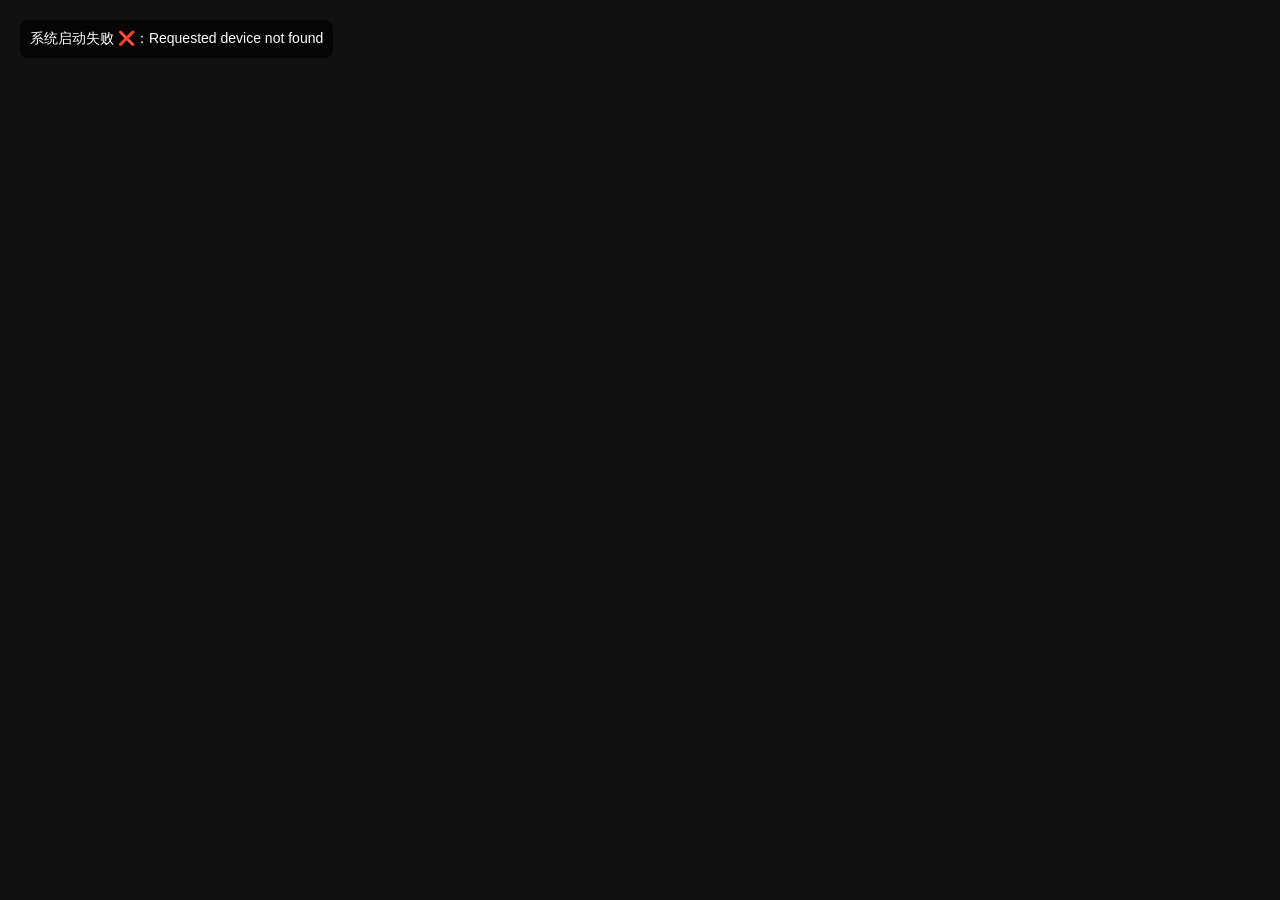
<file: emotion-testv2/emotion-test/index.html>
<!DOCTYPE html>
<html lang="en">
<head>
<meta charset="UTF-8">
<title>AI Attention Tutor</title>

<script src="lib/face_mesh.js"></script>
<script src="lib/camera_utils.js"></script>
<script src="lib/drawing_utils.js"></script>
<script src="lib/face-api.min.js"></script>

<style>
  body {
    margin: 0;
    background: #111;
    display: flex;
    justify-content: center;
    align-items: center;
    height: 100vh;
    font-family: Arial, sans-serif;
  }

  #container {
    position: relative;
    width: 640px;
    height: 480px;
  }

  video {
    position: absolute;
    top: 0;
    left: 0;
    width: 640px;
    height: 480px;
    transform: scaleX(-1); /* 镜像效果 */
  }

  canvas {
    position: absolute;
    top: 0;
    left: 0;
    width: 640px;
    height: 480px;
  }

  #statusBox {
    position: fixed;
    top: 20px;
    left: 20px;
    background: rgba(0,0,0,0.7);
    color: white;
    padding: 10px;
    border-radius: 8px;
    font-size: 14px;
  }
</style>
</head>
<body>

<div id="container">
  <video id="video" autoplay muted playsinline width="640" height="480"></video>
  <canvas id="canvas" width="640" height="480"></canvas>
</div>

<div id="statusBox">
  Loading AI Tutor...
</div>

<!-- 主脚本 -->
<script src="script.js"></script>

</body>
</html>
</file>
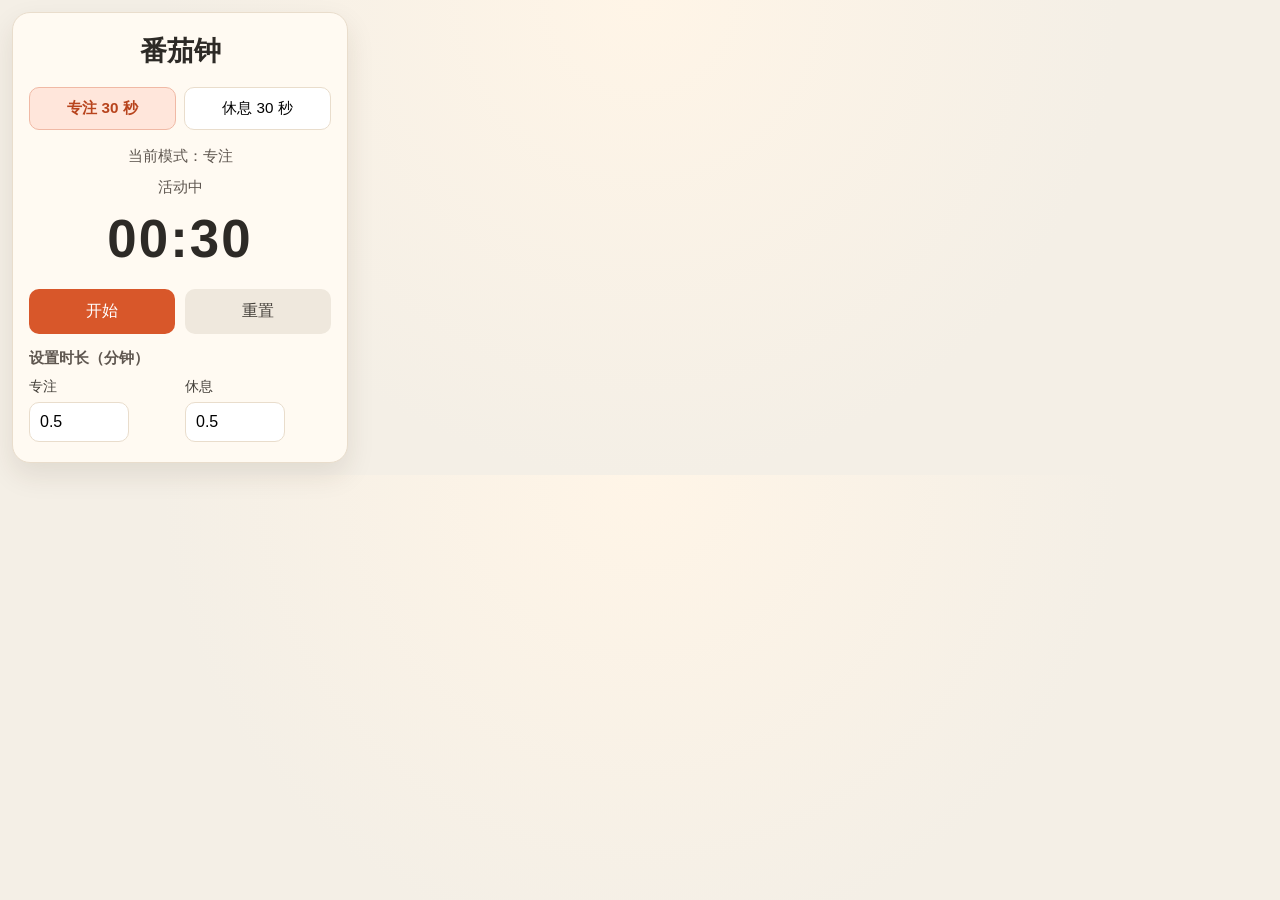
<file: 番茄钟v2/番茄钟/番茄钟/index.html>
<!doctype html>
<html lang="zh-CN">
  <head>
    <meta charset="UTF-8" />
    <meta name="viewport" content="width=device-width, initial-scale=1.0" />
    <title>番茄钟插件</title>
    <link rel="stylesheet" href="./style.css" />
  </head>
  <body>
    <main class="app">
      <h1>番茄钟</h1>

      <!-- 模式切换 -->
      <section class="mode-switch" aria-label="模式切换">
        <button id="workBtn" class="mode-btn active" type="button">
          专注 30 秒
        </button>
        <button id="breakBtn" class="mode-btn" type="button">
          休息 30 秒
        </button>
      </section>

      <!-- 状态显示 -->
      <p id="statusText" class="status">当前模式：专注</p>
      <p id="idleText" class="status">活动中</p>
      <p id="timer" class="timer" aria-live="polite">00:30</p>

      <!-- 控制按钮 -->
      <section class="controls" aria-label="计时控制">
        <button id="startPauseBtn" type="button">开始</button>
        <button id="resetBtn" type="button" class="secondary">重置</button>
      </section>

      <!-- 时长设置 -->
      <section class="settings" aria-label="时长设置">
        <h2 class="settings-title">设置时长（分钟）</h2>
        <div class="settings-grid">
          <label class="settings-label">
            专注
            <input
              id="workMinutesInput"
              type="number"
              min="0.1"
              step="0.5"
              value="0.5"
              style="width: 100px; padding: 10px;"
            />
          </label>

          <label class="settings-label">
            休息
            <input
              id="breakMinutesInput"
              type="number"
              min="0.1"
              step="0.5"
              value="0.5"
              style="width: 100px; padding: 10px;"
            />
          </label>
        </div>
      </section>
    </main>

    <script src="./script.js"></script>
  </body>
</html>
</file>
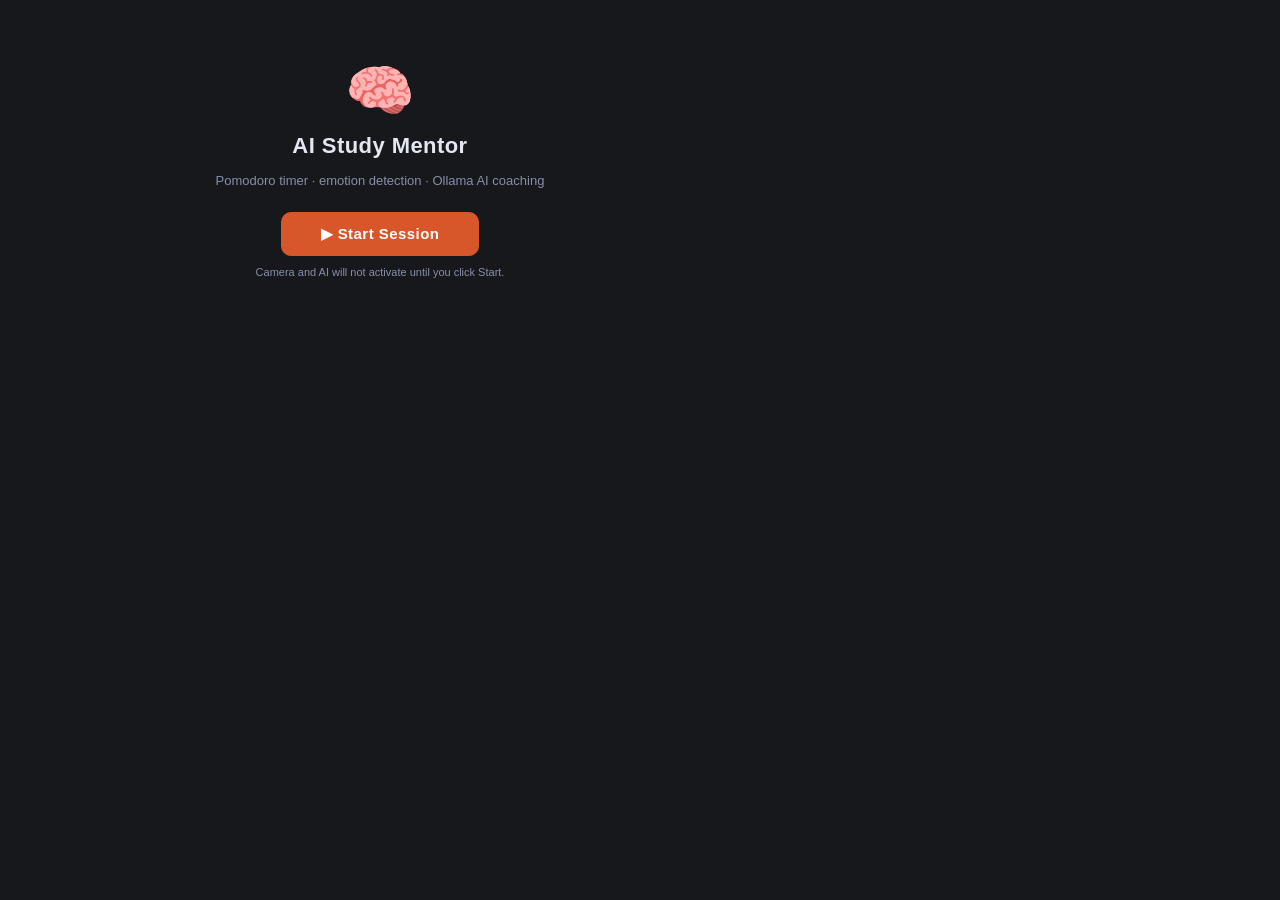
<file: ai-study-mentorv2/ai-study-mentor/popup.html>
<!DOCTYPE html>
<html lang="en">
<head>
  <meta charset="UTF-8">
  <meta name="viewport" content="width=device-width, initial-scale=1.0">
  <title>AI Study Mentor</title>

  <!-- MediaPipe & face-api (local copies) -->
  <script src="lib/face_mesh.js"></script>
  <script src="lib/camera_utils.js"></script>
  <script src="lib/drawing_utils.js"></script>
  <script src="lib/face-api.min.js"></script>

  <link rel="stylesheet" href="popup.css">
</head>
<body>

<!-- ── Toast Container ── -->
<div id="toastContainer"></div>

<!-- ══════════════════════════════════
     START SCREEN (shown before launch)
══════════════════════════════════ -->
<div id="startScreen">
  <div class="start-logo">🧠</div>
  <h1 class="start-title">AI Study Mentor</h1>
  <p class="start-sub">Pomodoro timer · emotion detection · Ollama AI coaching</p>
  <button id="launchBtn" class="launch-btn" type="button">▶ Start Session</button>
  <p class="start-hint">Camera and AI will not activate until you click Start.</p>
</div>

<div class="shell" id="mainShell" style="display:none;">

  <!-- ══════════════════════════════════
       TOP BAR
  ══════════════════════════════════ -->
  <header class="topbar">
    <div class="topbar-left">
      <span class="logo">🧠 AI Study Mentor</span>
    </div>
    <div class="topbar-right">
      <span class="ollama-badge" id="ollamaBadge" title="Ollama connection status">
        <span class="badge-dot" id="badgeDot"></span>
        <span id="badgeLabel">Ollama</span>
      </span>
      <button class="icon-btn" id="settingsToggle" title="Ollama settings">⚙</button>
    </div>
  </header>

  <!-- ══════════════════════════════════
       MAIN 2-COLUMN AREA
  ══════════════════════════════════ -->
  <div class="main-grid">

    <!-- ── Left: Camera Panel ── -->
    <section class="camera-panel panel">
      <div class="panel-title">Live Detection</div>

      <div class="camera-wrap" id="cameraWrap">
        <video id="video" autoplay muted playsinline width="480" height="360"></video>
        <canvas id="canvas" width="480" height="360"></canvas>
        <div class="cam-overlay-msg" id="camMsg">Starting camera…</div>
      </div>

      <!-- Status chips -->
      <div class="chips">
        <span class="chip emotion-chip" id="emotionChip">😐 neutral</span>
        <span class="chip attn-chip focused" id="attentionChip">👁 focused</span>
      </div>

      <!-- Model loading progress -->
      <div class="model-status" id="modelStatus" style="display:none;">
        <div class="model-step" id="stepDetector">
          <span class="step-icon" id="iconDetector">⏳</span>
          <span>Tiny Face Detector</span>
        </div>
        <div class="model-step" id="stepExpression">
          <span class="step-icon" id="iconExpression">⏳</span>
          <span>Face Expression Net</span>
        </div>
      </div>

      <div class="status-line" id="statusLine">Initialising…</div>

      <!-- Tab-switch counter -->
      <div class="stat-row">
        <span class="stat-label">Tab switches</span>
        <span class="stat-val" id="tabCount">0</span>
        <span class="stat-label" style="margin-left:14px;">Blink rate</span>
        <span class="stat-val" id="blinkRateVal">—</span>
      </div>
    </section>

    <!-- ── Right: Timer Panel ── -->
    <section class="timer-panel panel">
      <div class="panel-title">Pomodoro Timer</div>

      <!-- Mental state badge -->
      <div id="mentalStateBox" class="mental-state focused">
        <span id="mentalIcon">😊</span>
        <span id="mentalLabel">focused</span>
      </div>

      <!-- Mode switch -->
      <div class="mode-switch">
        <button id="workBtn" class="mode-btn active" type="button">Focus 25 min</button>
        <button id="breakBtn" class="mode-btn" type="button">Break 5 min</button>
      </div>

      <p id="statusText" class="timer-status">Mode: Focus</p>
      <p id="idleText" class="timer-idle">Active</p>

      <p id="timer" class="timer-display" aria-live="polite">25:00</p>

      <div class="controls">
        <button id="startPauseBtn" type="button">Start</button>
        <button id="resetBtn" type="button" class="secondary">Reset</button>
      </div>

      <!-- Duration settings -->
      <div class="settings">
        <div class="settings-title">Duration (minutes)</div>
        <div class="settings-grid">
          <label class="settings-label">
            Focus
            <input id="workMinutesInput" type="number" min="0.1" step="0.5" value="25">
          </label>
          <label class="settings-label">
            Break
            <input id="breakMinutesInput" type="number" min="0.1" step="0.5" value="5">
          </label>
        </div>
      </div>
    </section>
  </div><!-- /.main-grid -->

  <!-- ══════════════════════════════════
       AI PANELS ROW
  ══════════════════════════════════ -->
  <div class="ai-row">

    <div class="ai-card advice-card">
      <div class="ai-card-title">
        <span>💡 AI Advice</span>
        <span class="ai-loading" id="adviceLoading" style="display:none">…</span>
      </div>
      <div class="ai-card-body" id="adviceBox">Waiting for AI analysis…</div>
    </div>

    <div class="ai-card predict-card">
      <div class="ai-card-title">
        <span>📈 Prediction</span>
        <span class="ai-loading" id="predLoading" style="display:none">…</span>
      </div>
      <div class="ai-card-body" id="predictionBox">Emotion trend will appear here…</div>
    </div>

    <div class="ai-card raw-card">
      <div class="ai-card-title">🔥 Raw AI Response</div>
      <div class="ai-card-body mono" id="aiRawResponseBox">Awaiting request…</div>
    </div>

  </div><!-- /.ai-row -->

  <!-- ══════════════════════════════════
       ANALYTICS + LOG ROW
  ══════════════════════════════════ -->
  <div class="bottom-row">

    <div class="ai-card analytics-card">
      <div class="ai-card-title">
        <span>📋 Analytics &amp; Advice</span>
        <span class="ai-loading" id="analyticsLoading" style="display:none">…</span>
      </div>
      <div class="ai-card-body scrollable" id="analyticsBox">Personalized advice will appear here…</div>
    </div>

    <div class="ai-card log-card">
      <div class="ai-card-title">🗒 AI Work Log</div>
      <div class="ai-card-body scrollable mono" id="aiLogBox">AI log (live updates):<br></div>
    </div>

  </div><!-- /.bottom-row -->

  <!-- ══════════════════════════════════
       OLLAMA SETTINGS (collapsible)
  ══════════════════════════════════ -->
  <div class="settings-panel" id="settingsPanel" style="display:none;">
    <div class="settings-panel-title">Ollama Configuration</div>
    <div class="ollama-grid">
      <label class="settings-label">
        Host
        <input id="ollamaHost" type="text" value="127.0.0.1" placeholder="127.0.0.1">
      </label>
      <label class="settings-label">
        Port
        <input id="ollamaPort" type="number" value="11434" placeholder="11434">
      </label>
      <label class="settings-label">
        Model
        <input id="ollamaModel" type="text" value="gemma3:4b" placeholder="gemma3:4b">
      </label>
      <div style="display:flex;align-items:flex-end;gap:6px;">
        <button id="testOllamaBtn" class="secondary" type="button">Test</button>
        <button id="saveOllamaBtn" type="button">Save</button>
      </div>
    </div>
    <p class="ollama-hint" id="ollamaTestResult">Enter your Ollama host/port/model and click Test.</p>
  </div>

</div><!-- /.shell -->

<script src="popup.js"></script>
</body>
</html>
</file>
<file: 番茄钟v2/番茄钟/番茄钟/style.css>
:root {
  --bg: #f4efe6;
  --card: #fffaf2;
  --text: #2d2a26;
  --accent: #d8572a;
  --accent-strong: #b8441d;
  --border: #e9ddcc;
}

* {
  box-sizing: border-box;
}

body {
  margin: 0;
  font-family: "PingFang SC", "Hiragino Sans GB", "Microsoft YaHei", sans-serif;
  background: radial-gradient(circle at top, #fff5e7 0%, var(--bg) 60%);
  color: var(--text);
  width: 360px;
  padding: 12px;
}

.app {
  width: 100%;
  background: var(--card);
  border: 1px solid var(--border);
  border-radius: 18px;
  box-shadow: 0 12px 28px rgba(60, 40, 20, 0.1);
  padding: 20px 16px;
  text-align: center;
}

h1 {
  margin: 0 0 18px;
  font-size: 1.7rem;
}

.mode-switch {
  display: grid;
  grid-template-columns: 1fr 1fr;
  gap: 8px;
  margin-bottom: 16px;
}

.mode-btn {
  border: 1px solid var(--border);
  background: #fff;
  border-radius: 10px;
  padding: 10px 8px;
  font-size: 0.95rem;
  cursor: pointer;
}

.mode-btn.active {
  background: #ffe6db;
  border-color: #f0b9a5;
  color: var(--accent-strong);
  font-weight: 600;
}

.status {
  margin: 8px 0 10px;
  font-size: 0.95rem;
  color: #5f5750;
}

.timer {
  margin: 0 0 20px;
  font-size: clamp(2.4rem, 11vw, 3.3rem);
  font-weight: 700;
  letter-spacing: 0.04em;
}

.controls {
  display: grid;
  grid-template-columns: 1fr 1fr;
  gap: 10px;
}

.settings {
  margin-top: 14px;
  text-align: left;
}

.settings-title {
  margin: 0 0 8px;
  font-size: 0.95rem;
  color: #5f5750;
}

.settings-grid {
  display: grid;
  grid-template-columns: 1fr 1fr;
  gap: 10px;
}

.settings-label {
  display: flex;
  flex-direction: column;
  font-size: 0.9rem;
  color: #433f39;
}

.settings-label input {
  margin-top: 6px;
  padding: 10px 10px;
  border: 1px solid var(--border);
  border-radius: 10px;
  font-size: 1rem;
}

button {
  appearance: none;
  border: none;
  border-radius: 10px;
  padding: 12px 10px;
  font-size: 1rem;
  cursor: pointer;
}

#startPauseBtn {
  background: var(--accent);
  color: #fff;
}

#startPauseBtn:hover {
  background: var(--accent-strong);
}

.secondary {
  background: #efe8dd;
  color: #433f39;
}

.secondary:hover {
  background: #e5dccf;
}
</file>
<file: ai-study-mentorv2/ai-study-mentor/popup.css>
/* ================================================================
   AI Study Mentor — Popup Styles
   Wide 2-column layout: camera left, timer right, AI panels below
================================================================ */

:root {
  --bg:           #16181c;
  --surface:      #1e2027;
  --surface2:     #252830;
  --border:       #2e3140;
  --text:         #e4e6f0;
  --text-muted:   #888ea8;
  --accent:       #d8572a;
  --accent-str:   #b8441d;
  --green:        #2da84f;
  --amber:        #e6a817;
  --blue:         #3a7cf8;
  --purple:       #9b59d6;
  --red:          #e63946;
  --radius:       10px;
  --radius-sm:    6px;
}

* { box-sizing: border-box; margin: 0; padding: 0; }

body {
  font-family: -apple-system, BlinkMacSystemFont, "Segoe UI", Roboto, sans-serif;
  background: var(--bg);
  color: var(--text);
  width: 760px;
  min-height: 500px;
  font-size: 13px;
}

/* ── Start Screen ── */
#startScreen {
  display: flex;
  flex-direction: column;
  align-items: center;
  justify-content: center;
  min-height: 340px;
  padding: 40px 20px;
  text-align: center;
  gap: 14px;
}

.start-logo {
  font-size: 56px;
  line-height: 1;
}

.start-title {
  font-size: 22px;
  font-weight: 800;
  letter-spacing: 0.02em;
}

.start-sub {
  font-size: 13px;
  color: var(--text-muted);
}

.launch-btn {
  background: var(--accent);
  color: #fff;
  font-size: 15px;
  font-weight: 700;
  padding: 13px 40px;
  border-radius: var(--radius);
  border: none;
  cursor: pointer;
  margin-top: 10px;
  transition: background 0.15s, transform 0.1s;
  letter-spacing: 0.03em;
}

.launch-btn:hover  { background: var(--accent-str); }
.launch-btn:active { transform: scale(0.97); }

.start-hint {
  font-size: 11px;
  color: var(--text-muted);
  margin-top: -4px;
}

.shell {
  display: flex;
  flex-direction: column;
  gap: 10px;
  padding: 10px;
}

/* ── Top Bar ── */
.topbar {
  display: flex;
  align-items: center;
  justify-content: space-between;
  padding: 8px 4px;
  border-bottom: 1px solid var(--border);
}

.logo {
  font-size: 15px;
  font-weight: 700;
  letter-spacing: 0.02em;
}

.topbar-right {
  display: flex;
  align-items: center;
  gap: 10px;
}

.ollama-badge {
  display: flex;
  align-items: center;
  gap: 6px;
  background: var(--surface2);
  border: 1px solid var(--border);
  border-radius: 20px;
  padding: 3px 10px;
  font-size: 11px;
  cursor: default;
}

.badge-dot {
  width: 7px;
  height: 7px;
  border-radius: 50%;
  background: var(--text-muted);
  transition: background 0.3s;
}

.badge-dot.online  { background: var(--green); }
.badge-dot.offline { background: var(--red);   }

.icon-btn {
  background: var(--surface2);
  border: 1px solid var(--border);
  color: var(--text-muted);
  border-radius: var(--radius-sm);
  padding: 4px 8px;
  font-size: 14px;
  cursor: pointer;
  transition: color 0.2s;
}
.icon-btn:hover { color: var(--text); }

/* ── Panels ── */
.panel {
  background: var(--surface);
  border: 1px solid var(--border);
  border-radius: var(--radius);
  padding: 12px;
}

.panel-title {
  font-size: 11px;
  font-weight: 600;
  text-transform: uppercase;
  letter-spacing: 0.08em;
  color: var(--text-muted);
  margin-bottom: 10px;
}

/* ── Main Grid ── */
.main-grid {
  display: grid;
  grid-template-columns: 1fr 1fr;
  gap: 10px;
}

/* ── Camera Panel ── */
.camera-wrap {
  position: relative;
  width: 100%;
  aspect-ratio: 4/3;
  border-radius: var(--radius-sm);
  overflow: hidden;
  background: #000;
  margin-bottom: 8px;
}

.camera-wrap video {
  position: absolute;
  inset: 0;
  width: 100%;
  height: 100%;
  object-fit: cover;
  transform: scaleX(-1);
}

.camera-wrap canvas {
  position: absolute;
  inset: 0;
  width: 100%;
  height: 100%;
}

.cam-overlay-msg {
  position: absolute;
  inset: 0;
  display: flex;
  align-items: center;
  justify-content: center;
  font-size: 12px;
  color: var(--text-muted);
  pointer-events: none;
  z-index: 2;
  transition: opacity 0.4s;
}

.chips {
  display: flex;
  gap: 6px;
  margin-bottom: 6px;
  flex-wrap: wrap;
}

.chip {
  padding: 3px 10px;
  border-radius: 20px;
  font-size: 11px;
  font-weight: 600;
  background: var(--surface2);
  border: 1px solid var(--border);
}

.attn-chip.focused   { background: #1a3d2b; border-color: #2da84f44; color: #4ecb71; }
.attn-chip.distracted{ background: #3d1a1a; border-color: #e6394644; color: #e63946; }

.status-line {
  font-size: 11px;
  color: var(--text-muted);
  margin-bottom: 6px;
  min-height: 14px;
}

.stat-row {
  display: flex;
  align-items: center;
  gap: 4px;
  font-size: 11px;
}

.stat-label { color: var(--text-muted); }
.stat-val   { font-weight: 700; color: var(--text); min-width: 20px; }

/* ── Model Loading Progress ── */
.model-status {
  background: var(--surface2);
  border: 1px solid var(--border);
  border-radius: var(--radius-sm);
  padding: 8px 10px;
  margin-bottom: 6px;
  display: flex;
  flex-direction: column;
  gap: 5px;
}

.model-step {
  display: flex;
  align-items: center;
  gap: 8px;
  font-size: 11px;
  color: var(--text-muted);
  transition: color 0.3s;
}

.model-step.done  { color: var(--green); }
.model-step.error { color: var(--red);   }

.step-icon {
  font-size: 13px;
  width: 16px;
  text-align: center;
}

/* ── Timer Panel ── */
.timer-panel { text-align: center; }

.mental-state {
  display: inline-flex;
  align-items: center;
  gap: 6px;
  padding: 5px 14px;
  border-radius: 20px;
  font-size: 12px;
  font-weight: 700;
  margin-bottom: 10px;
}

.mental-state.focused    { background: #1a3d2b; color: #4ecb71; }
.mental-state.engaged    { background: #1a3d2b; color: #4ecb71; }
.mental-state.lost_focus { background: #3d1a1a; color: #e36565; }
.mental-state.struggling { background: #3d1a1a; color: #e36565; }
.mental-state.fatigued   { background: #3d2b0a; color: #e6a817; }
.mental-state.anxious    { background: #3d2b0a; color: #e6a817; }
.mental-state.frustrated { background: #3d2b0a; color: #e6a817; }

.mode-switch {
  display: grid;
  grid-template-columns: 1fr 1fr;
  gap: 6px;
  margin-bottom: 10px;
}

.mode-btn {
  background: var(--surface2);
  border: 1px solid var(--border);
  color: var(--text-muted);
  border-radius: var(--radius-sm);
  padding: 8px 6px;
  font-size: 12px;
  cursor: pointer;
  transition: all 0.2s;
}

.mode-btn.active {
  background: #2d1a0e;
  border-color: var(--accent);
  color: var(--accent);
  font-weight: 700;
}

.timer-status { font-size: 11px; color: var(--text-muted); margin-bottom: 2px; }
.timer-idle   { font-size: 11px; color: var(--text-muted); margin-bottom: 6px; }

.timer-display {
  font-size: 3rem;
  font-weight: 800;
  letter-spacing: 0.06em;
  margin-bottom: 12px;
  color: var(--text);
  font-variant-numeric: tabular-nums;
}

.controls {
  display: grid;
  grid-template-columns: 1fr 1fr;
  gap: 8px;
  margin-bottom: 14px;
}

button {
  appearance: none;
  border: none;
  border-radius: var(--radius-sm);
  padding: 10px 8px;
  font-size: 13px;
  cursor: pointer;
  font-weight: 600;
  transition: background 0.15s;
}

#startPauseBtn {
  background: var(--accent);
  color: #fff;
}
#startPauseBtn:hover { background: var(--accent-str); }

.secondary {
  background: var(--surface2);
  color: var(--text-muted);
  border: 1px solid var(--border);
}
.secondary:hover { color: var(--text); }

.settings { text-align: left; }

.settings-title {
  font-size: 11px;
  font-weight: 600;
  text-transform: uppercase;
  letter-spacing: 0.06em;
  color: var(--text-muted);
  margin-bottom: 6px;
}

.settings-grid {
  display: grid;
  grid-template-columns: 1fr 1fr;
  gap: 8px;
}

.settings-label {
  display: flex;
  flex-direction: column;
  font-size: 11px;
  color: var(--text-muted);
  gap: 4px;
}

.settings-label input {
  background: var(--surface2);
  border: 1px solid var(--border);
  border-radius: var(--radius-sm);
  color: var(--text);
  padding: 7px 8px;
  font-size: 13px;
}

/* ── AI Row ── */
.ai-row, .bottom-row {
  display: grid;
  grid-template-columns: 1fr 1fr 1fr;
  gap: 10px;
}

.bottom-row {
  grid-template-columns: 1fr 1fr;
}

.ai-card {
  background: var(--surface);
  border: 1px solid var(--border);
  border-radius: var(--radius);
  padding: 10px;
  display: flex;
  flex-direction: column;
  gap: 6px;
}

.ai-card-title {
  font-size: 11px;
  font-weight: 700;
  text-transform: uppercase;
  letter-spacing: 0.07em;
  color: var(--text-muted);
  display: flex;
  align-items: center;
  justify-content: space-between;
}

.ai-card-body {
  font-size: 12px;
  line-height: 1.55;
  color: var(--text);
  flex: 1;
}

.ai-card-body.scrollable {
  max-height: 100px;
  overflow-y: auto;
  white-space: pre-line;
}

.ai-card-body.mono {
  font-family: "SF Mono", "Fira Code", "Cascadia Code", monospace;
  font-size: 11px;
  color: #8bc34a;
}

.advice-card  { border-left: 3px solid var(--blue);   }
.predict-card { border-left: 3px solid var(--purple);  }
.raw-card     { border-left: 3px solid #8bc34a;        }
.analytics-card { border-left: 3px solid var(--amber); }
.log-card     { border-left: 3px solid var(--purple);  }

/* Loading spinner text */
.ai-loading {
  font-size: 11px;
  color: var(--text-muted);
  animation: pulse 1.2s infinite;
}

@keyframes pulse {
  0%, 100% { opacity: 0.4; }
  50%       { opacity: 1;   }
}

/* ── Scrollbar ── */
::-webkit-scrollbar { width: 5px; }
::-webkit-scrollbar-track { background: transparent; }
::-webkit-scrollbar-thumb { background: var(--border); border-radius: 3px; }

/* ── Ollama Settings Panel ── */
.settings-panel {
  background: var(--surface);
  border: 1px solid var(--border);
  border-radius: var(--radius);
  padding: 12px;
}

.settings-panel-title {
  font-size: 11px;
  font-weight: 700;
  text-transform: uppercase;
  letter-spacing: 0.07em;
  color: var(--text-muted);
  margin-bottom: 10px;
}

.ollama-grid {
  display: grid;
  grid-template-columns: 1fr 1fr 1fr auto;
  gap: 8px;
  align-items: end;
  margin-bottom: 8px;
}

.ollama-hint {
  font-size: 11px;
  color: var(--text-muted);
}

/* ── Toast Notifications ── */
#toastContainer {
  position: fixed;
  top: 10px;
  right: 10px;
  z-index: 9999;
  display: flex;
  flex-direction: column;
  gap: 6px;
  pointer-events: none;
  max-width: 320px;
}

.toast {
  pointer-events: auto;
  padding: 10px 14px;
  border-radius: var(--radius-sm);
  font-size: 12px;
  font-weight: 600;
  box-shadow: 0 4px 20px rgba(0,0,0,0.4);
  animation: toastIn 0.25s ease-out;
}

.toast.warning  { background: var(--accent); color: #fff; }
.toast.encourage{ background: var(--green);  color: #fff; }
.toast.info     { background: #333;           color: #fff; }

@keyframes toastIn {
  from { transform: translateX(110%); opacity: 0; }
  to   { transform: translateX(0);    opacity: 1; }
}
</file>
